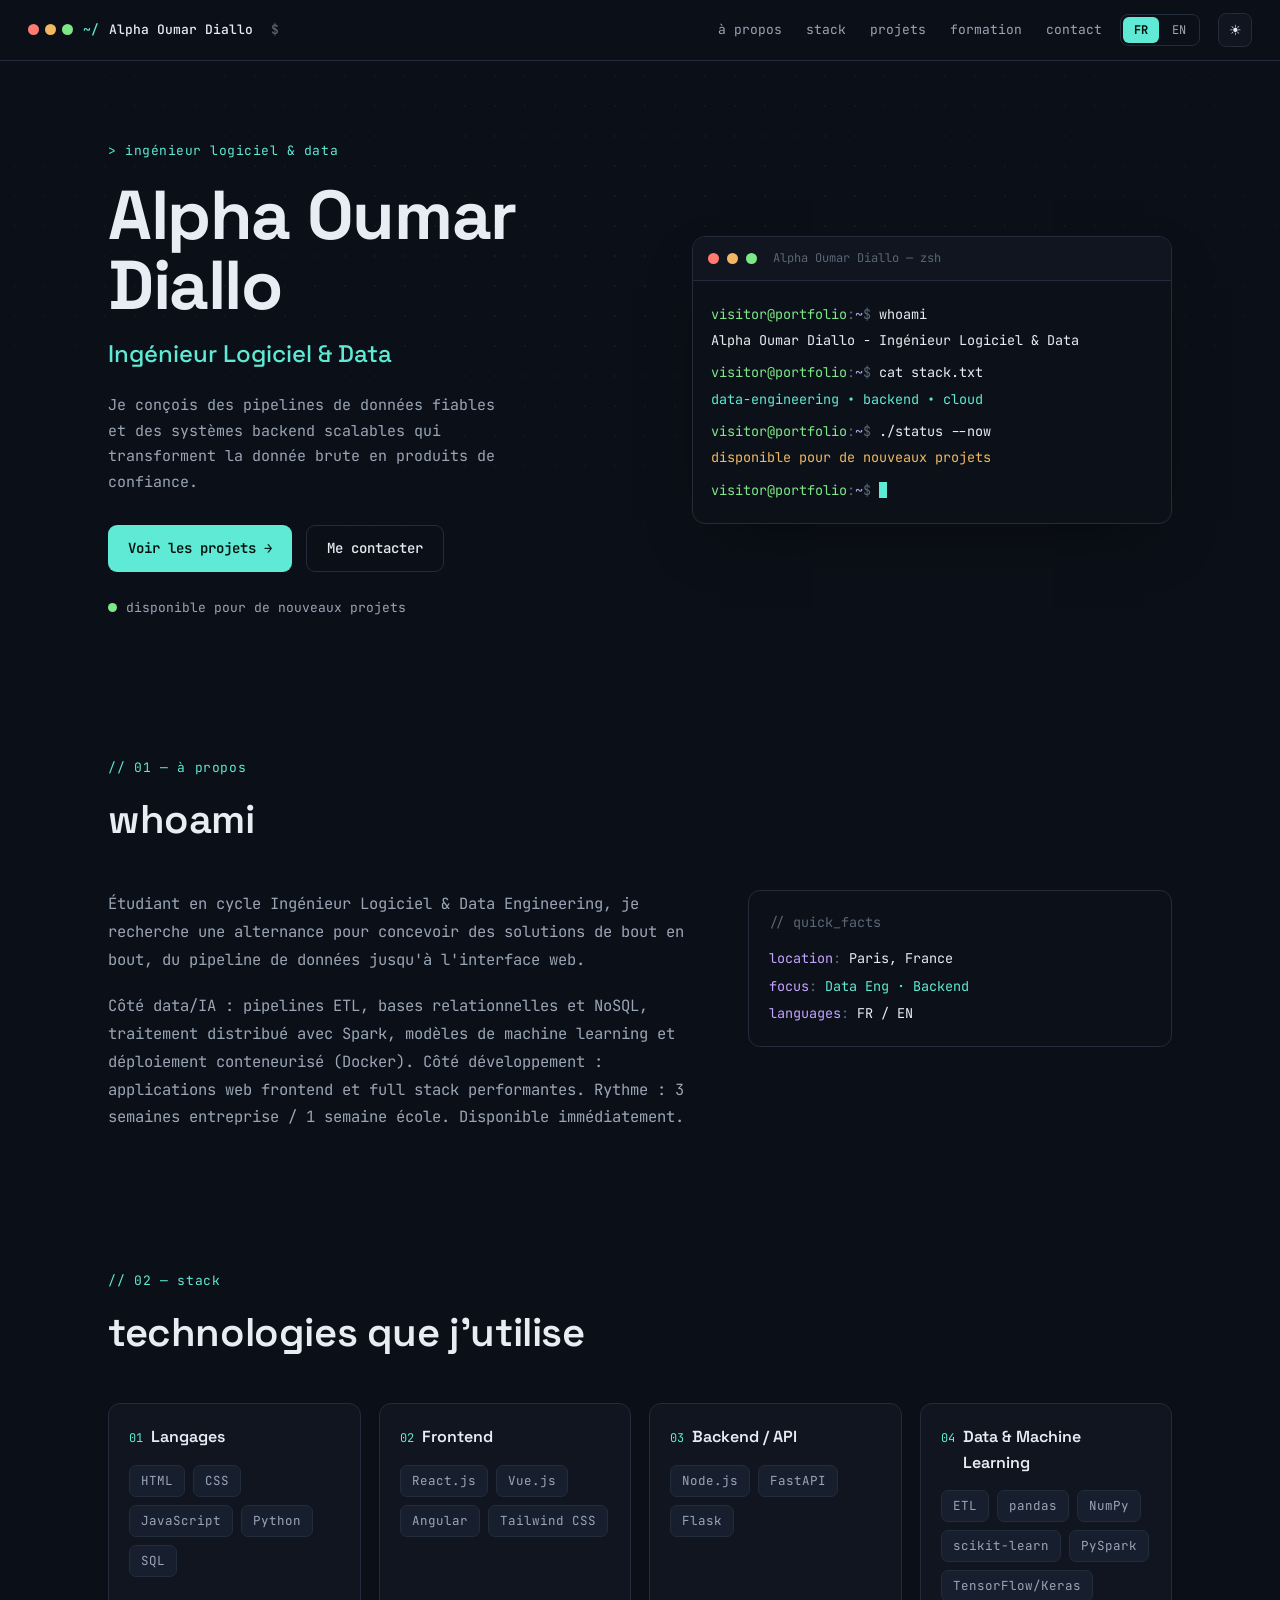
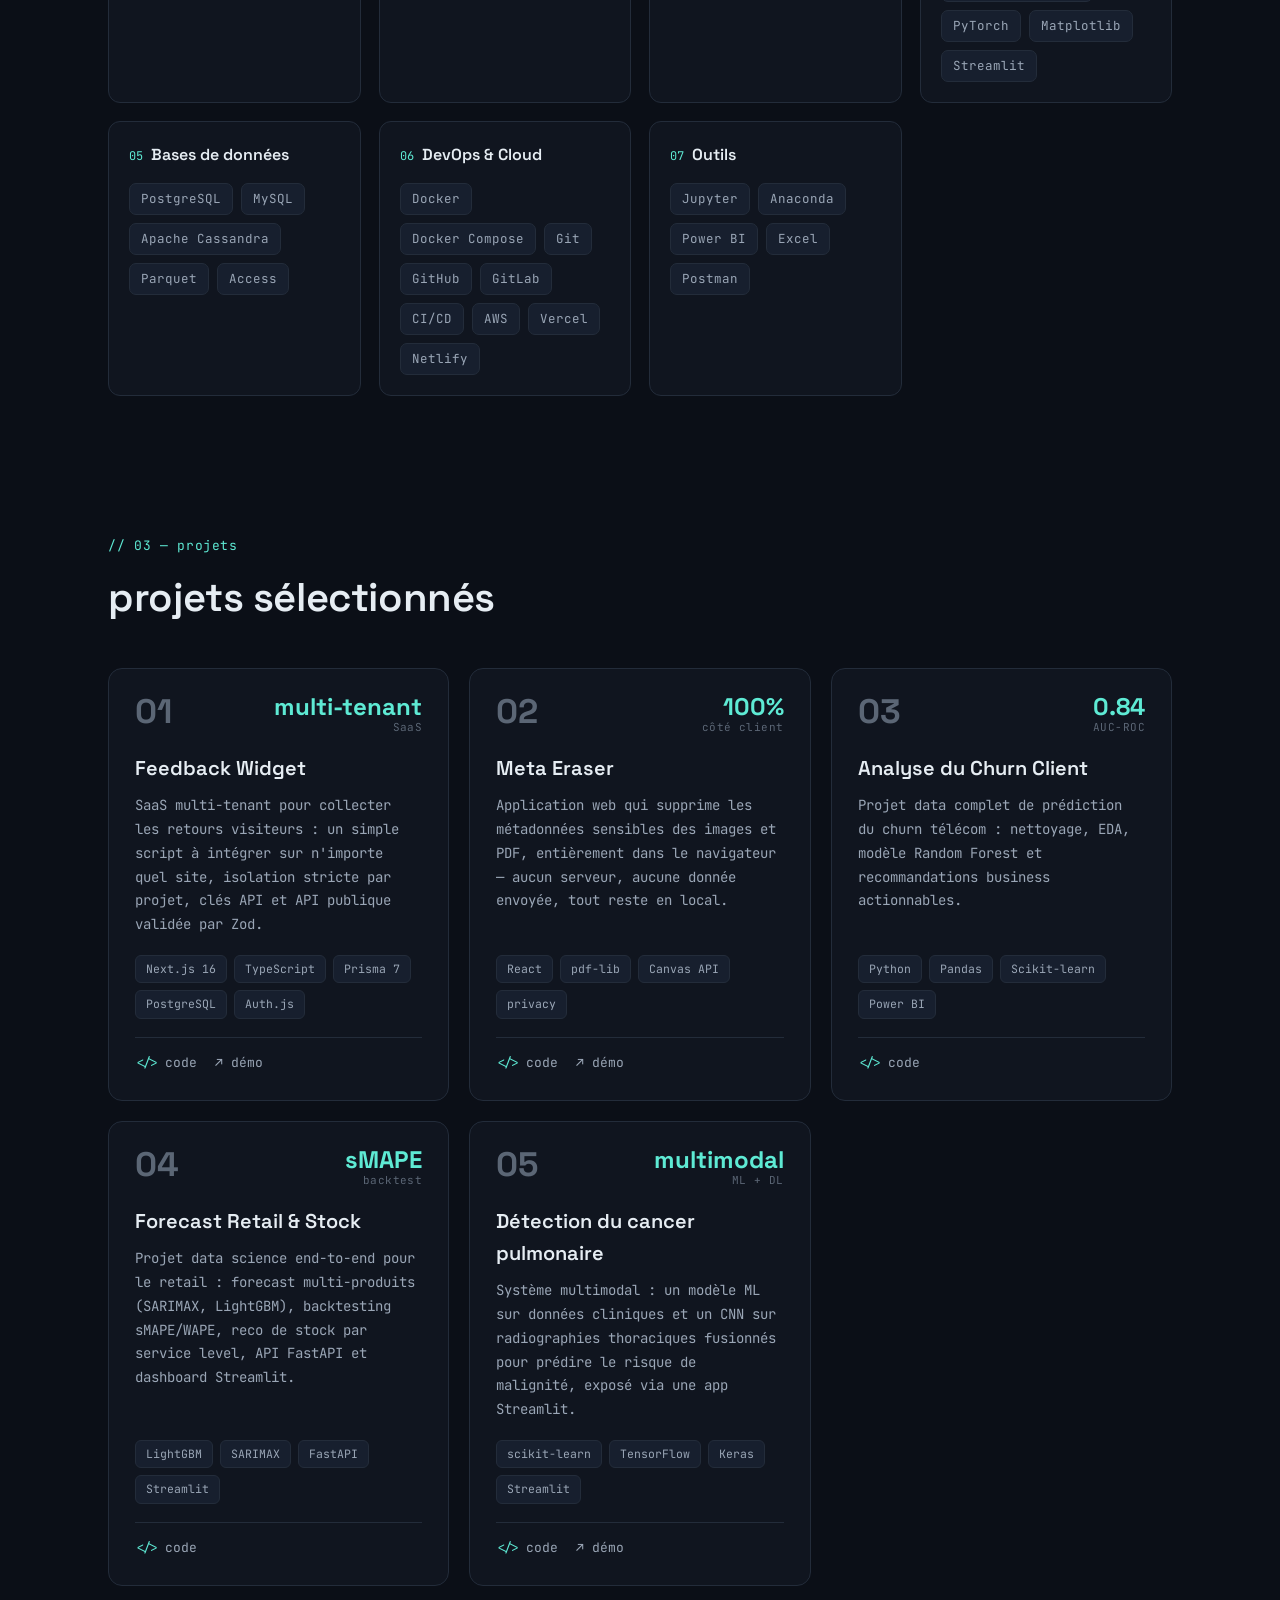
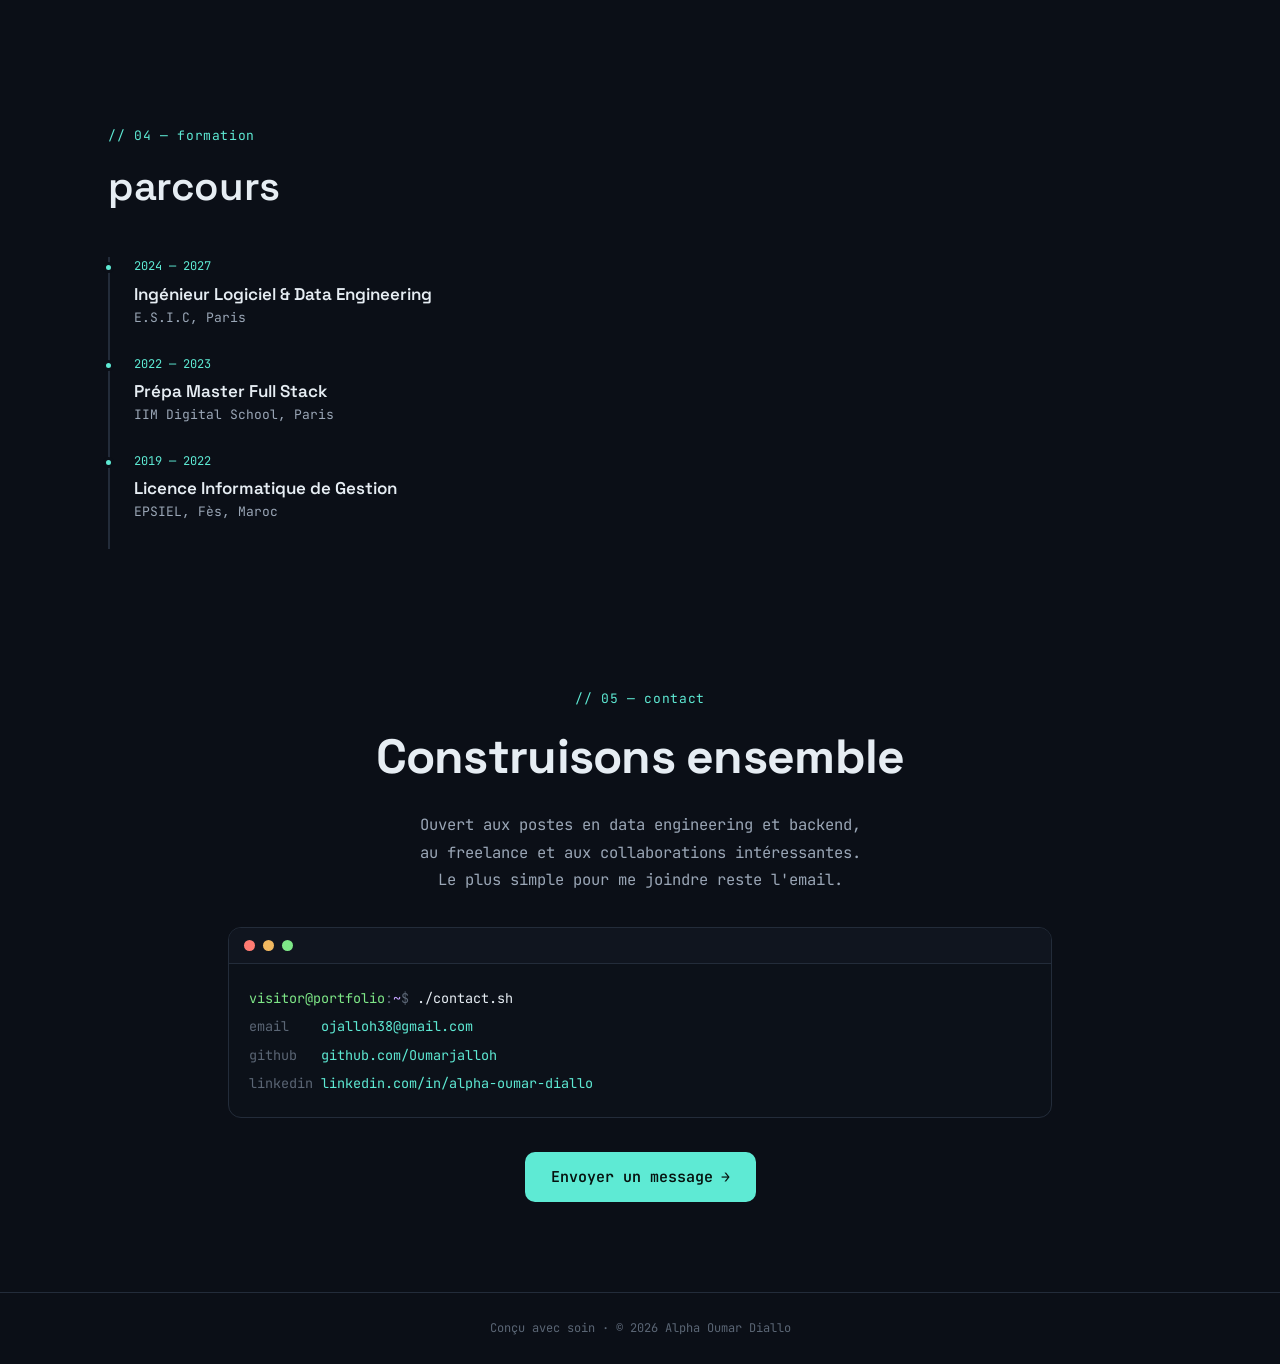
<file: index.html>
<!DOCTYPE html>
<html lang="fr" data-theme="dark">
<head>
  <meta charset="utf-8">
  <meta name="viewport" content="width=device-width, initial-scale=1">
  <title>Alpha Oumar Diallo — Software & Data Engineer</title>
  <link rel="preconnect" href="https://fonts.googleapis.com">
  <link rel="preconnect" href="https://fonts.gstatic.com" crossorigin>
  <link href="https://fonts.googleapis.com/css2?family=Space+Grotesk:wght@400;500;600;700&family=JetBrains+Mono:wght@400;500;700&display=swap" rel="stylesheet">
  <link rel="stylesheet" href="styles.css">
</head>
<body>
  <div id="top" class="shell">

    <!-- ===== Nav ===== -->
    <nav class="nav">
      <a href="#top" class="nav-brand">
        <span class="nav-brand__dots">
          <span class="nav-brand__dot dot--red"></span>
          <span class="nav-brand__dot dot--amber"></span>
          <span class="nav-brand__dot dot--green"></span>
        </span>
        <span class="nav-brand__tilde">~/</span><span>Alpha Oumar Diallo</span><span class="nav-brand__dollar">&nbsp;$</span>
      </a>
      <div class="nav-actions">
        <span class="nav-links">
          <a href="#about" class="nav-link" data-i18n="navAbout"></a>
          <a href="#stack" class="nav-link" data-i18n="navStack"></a>
          <a href="#projects" class="nav-link" data-i18n="navProjects"></a>
          <a href="#education" class="nav-link" data-i18n="navEdu"></a>
          <a href="#contact" class="nav-link" data-i18n="navContact"></a>
        </span>
        <span class="lang-switch">
          <button type="button" id="lang-fr" class="lang-btn">FR</button>
          <button type="button" id="lang-en" class="lang-btn">EN</button>
        </span>
        <button type="button" id="theme-toggle" class="theme-toggle" aria-label="toggle theme">☀</button>
      </div>
    </nav>

    <!-- ===== Hero ===== -->
    <section class="hero-section">
      <div class="hero-bg"></div>
      <div class="page hero-grid" style="padding-top:0;padding-bottom:0">
        <div>
          <div class="hero-kicker" data-i18n="heroKicker"></div>
          <h1 class="hero-title">Alpha Oumar Diallo</h1>
          <div class="hero-role" data-i18n="heroRole"></div>
          <p class="hero-tagline" data-i18n="heroTagline"></p>
          <div class="hero-actions">
            <a href="#projects" class="btn btn--primary"><span data-i18n="heroCta1"></span> <span>→</span></a>
            <a href="#contact" class="btn btn--ghost" data-i18n="heroCta2"></a>
          </div>
          <div class="hero-status">
            <span class="hero-status-dot"></span><span data-i18n="heroStatus"></span>
          </div>
        </div>

        <div class="panel terminal-card">
          <div class="terminal-bar">
            <span class="dot dot--red"></span>
            <span class="dot dot--amber"></span>
            <span class="dot dot--green"></span>
            <span class="terminal-title">Alpha Oumar Diallo — zsh</span>
          </div>
          <div class="terminal-body">
            <div><span class="t-green">visitor@portfolio</span><span class="t-faint">:</span><span class="t-purple">~</span><span class="t-faint">$</span> whoami</div>
            <div class="t-text term-out" data-i18n="whoamiOut"></div>
            <div><span class="t-green">visitor@portfolio</span><span class="t-faint">:</span><span class="t-purple">~</span><span class="t-faint">$</span> cat stack.txt</div>
            <div class="t-accent term-out">data-engineering • backend • cloud</div>
            <div><span class="t-green">visitor@portfolio</span><span class="t-faint">:</span><span class="t-purple">~</span><span class="t-faint">$</span> ./status --now</div>
            <div class="t-amber term-out" data-i18n="heroStatus"></div>
            <div><span class="t-green">visitor@portfolio</span><span class="t-faint">:</span><span class="t-purple">~</span><span class="t-faint">$</span> <span class="term-cursor"></span></div>
          </div>
        </div>
      </div>
    </section>

    <!-- ===== About ===== -->
    <section id="about" class="page">
      <div class="section-title">
        <div class="section-kicker">// 01 — <span data-i18n="aboutLabel"></span></div>
        <h2 class="section-heading" data-i18n="aboutHeading"></h2>
      </div>
      <div class="about-grid">
        <div class="about-text">
          <p class="about-p" data-i18n="aboutP1"></p>
          <p class="about-p" data-i18n="aboutP2"></p>
        </div>
        <div class="facts">
          <div class="facts-comment">// quick_facts</div>
          <div><span class="fact-key">location</span><span class="fact-colon">:</span> <span class="fact-val" data-i18n="factLocation"></span></div>
          <div><span class="fact-key">focus</span><span class="fact-colon">:</span> <span class="fact-val--accent" data-i18n="factFocus"></span></div>
          <div><span class="fact-key">languages</span><span class="fact-colon">:</span> <span class="fact-val" data-i18n="factLangs"></span></div>
        </div>
      </div>
    </section>

    <!-- ===== Stack ===== -->
    <section id="stack" class="page">
      <div class="section-title">
        <div class="section-kicker">// 02 — <span data-i18n="stackLabel"></span></div>
        <h2 class="section-heading" data-i18n="stackHeading"></h2>
      </div>
      <div id="stack-grid" class="stack-grid"></div>
    </section>

    <!-- ===== Projects ===== -->
    <section id="projects" class="page">
      <div class="section-title">
        <div class="section-kicker">// 03 — <span data-i18n="projectsLabel"></span></div>
        <h2 class="section-heading" data-i18n="projectsHeading"></h2>
      </div>
      <div id="projects-grid" class="projects-grid"></div>
    </section>

    <!-- ===== Education ===== -->
    <section id="education" class="page">
      <div class="section-title">
        <div class="section-kicker">// 04 — <span data-i18n="eduLabel"></span></div>
        <h2 class="section-heading" data-i18n="eduHeading"></h2>
      </div>
      <div id="education-timeline" class="timeline"></div>
    </section>

    <!-- ===== Contact ===== -->
    <section id="contact" class="page page--tight contact-section">
      <div class="section-kicker" style="margin-bottom:9px">// 05 — <span data-i18n="contactLabel"></span></div>
      <h2 class="section-heading section-heading--large" data-i18n="contactHeading"></h2>
      <p class="contact-p" data-i18n="contactP"></p>
      <div class="contact-card">
        <div class="terminal-bar">
          <span class="dot dot--red"></span>
          <span class="dot dot--amber"></span>
          <span class="dot dot--green"></span>
        </div>
        <div class="contact-body">
          <div><span class="t-green">visitor@portfolio</span><span class="t-faint">:</span><span class="t-purple">~</span><span class="t-faint">$</span> ./contact.sh</div>
          <div class="contact-row"><span class="contact-label">email&nbsp;&nbsp;&nbsp;</span> <a href="mailto:ojalloh38@gmail.com">ojalloh38@gmail.com</a></div>
          <div class="contact-row"><span class="contact-label">github&nbsp;&nbsp;</span> <a href="https://github.com/Oumarjalloh" target="_blank" rel="noopener">github.com/Oumarjalloh</a></div>
          <div class="contact-row"><span class="contact-label">linkedin</span> <a href="https://www.linkedin.com/in/alpha-oumar-diallo-35835a254/" target="_blank" rel="noopener">linkedin.com/in/alpha-oumar-diallo</a></div>
        </div>
      </div>
      <a href="mailto:ojalloh38@gmail.com" class="btn btn--primary contact-cta"><span data-i18n="contactCta"></span> <span>→</span></a>
    </section>

    <footer class="footer" data-i18n="footer"></footer>

  </div>

  <script src="script.js"></script>
</body>
</html>
</file>
<file: styles.css>
/* ===== Theme variables ===== */
:root,
html[data-theme="dark"] {
  --bg: #0b0f17;
  --bg-elev: #10151f;
  --bg-elev2: #171f2e;
  --border: #232c3a;
  --text: #e6edf3;
  --dim: #9aa6b6;
  --faint: #5b6675;
  --green: #7ee787;
  --purple: #c4a3ff;
  --amber: #f0b860;
  --red: #ff7b72;
  --codebg: #0c1119;
  --accent: #5eead4;
  --on-accent: #06120f;
}

html[data-theme="light"] {
  --bg: #f1f2ef;
  --bg-elev: #ffffff;
  --bg-elev2: #f7f8f5;
  --border: #e3e6e2;
  --text: #1b2026;
  --dim: #5a636e;
  --faint: #9aa2ac;
  --green: #1a7f37;
  --purple: #8250df;
  --amber: #9a6700;
  --red: #cf222e;
  --codebg: #f6f7f4;
  --accent: rgb(55, 136, 123);
  --on-accent: #ffffff;
}

/* ===== Base ===== */
* { box-sizing: border-box; }
html { scroll-behavior: smooth; }
body { margin: 0; }

a, button {
  transition: color .2s, background-color .2s, border-color .2s, transform .2s;
}

.shell {
  min-height: 100vh;
  font-family: 'JetBrains Mono', ui-monospace, monospace;
  background: var(--bg);
  color: var(--text);
  transition: background .35s ease, color .35s ease;
  -webkit-font-smoothing: antialiased;
  line-height: 1.6;
}

.page {
  max-width: 1120px;
  margin: 0 auto;
  padding: 70px 28px;
  scroll-margin-top: 70px;
}
.page--tight { max-width: 880px; padding: 70px 28px 90px; }

::selection { background: rgba(94, 234, 212, .28); }

/* ===== Nav ===== */
.nav {
  position: sticky;
  top: 0;
  z-index: 50;
  display: flex;
  align-items: center;
  justify-content: space-between;
  gap: 16px;
  padding: 13px 28px;
  background: var(--bg);
  border-bottom: 1px solid var(--border);
  backdrop-filter: blur(10px);
  font-size: 13px;
}
.nav-brand {
  display: flex;
  align-items: center;
  gap: 10px;
  text-decoration: none;
  color: var(--text);
  font-weight: 500;
}
.nav-brand__dots { display: flex; gap: 6px; align-items: center; }
.nav-brand__dot { width: 11px; height: 11px; border-radius: 50%; }
.nav-brand__tilde { color: var(--accent); }
.nav-brand__dollar { color: var(--faint); }
.nav-link {
  display: inline-block;
  text-decoration: none;
  color: var(--dim);
  transition: color .2s;
}
.nav-link:hover { color: var(--accent); }
.nav-actions { display: flex; align-items: center; gap: 18px; font-size: 13px; }
.nav-links { display: flex; align-items: center; gap: 24px; }
.lang-switch {
  display: flex;
  border: 1px solid var(--border);
  border-radius: 8px;
  padding: 2px;
  gap: 2px;
}
.lang-btn {
  appearance: none;
  border: none;
  cursor: pointer;
  font-family: 'JetBrains Mono', monospace;
  font-size: 12px;
  padding: 5px 11px;
  border-radius: 6px;
  background: transparent;
  color: var(--dim);
  transition: all .2s;
}
.lang-btn--active {
  background: var(--accent);
  color: var(--on-accent);
  font-weight: 700;
}
.theme-toggle {
  appearance: none;
  cursor: pointer;
  width: 34px;
  height: 34px;
  border-radius: 8px;
  border: 1px solid var(--border);
  background: var(--bg-elev);
  color: var(--text);
  font-size: 14px;
  display: flex;
  align-items: center;
  justify-content: center;
  transition: all .2s;
}
.theme-toggle:hover { border-color: var(--accent); color: var(--accent); }

/* ===== Hero ===== */
.hero-section { position: relative; padding: 80px 28px 70px; }
.hero-bg {
  position: absolute;
  inset: 0;
  background-image: radial-gradient(var(--border) 1px, transparent 1px);
  background-size: 30px 30px;
  opacity: .45;
  mask-image: radial-gradient(ellipse 80% 60% at 50% 30%, #000, transparent);
  -webkit-mask-image: radial-gradient(ellipse 80% 60% at 50% 30%, #000, transparent);
  pointer-events: none;
}
.hero-grid {
  position: relative;
  display: grid;
  grid-template-columns: 1.05fr .95fr;
  gap: 54px;
  align-items: center;
}
.hero-kicker {
  font-size: 13px;
  color: var(--accent);
  letter-spacing: .04em;
  margin-bottom: 18px;
}
.hero-title {
  font-family: 'Space Grotesk', sans-serif;
  font-weight: 700;
  font-size: clamp(42px, 5.4vw, 70px);
  line-height: 1.02;
  letter-spacing: -.02em;
  margin: 0 0 14px;
}
.hero-role {
  font-family: 'Space Grotesk', sans-serif;
  font-size: clamp(18px, 2.2vw, 24px);
  font-weight: 500;
  color: var(--accent);
  margin-bottom: 20px;
}
.hero-tagline {
  font-size: 15px;
  color: var(--dim);
  max-width: 44ch;
  margin: 0 0 30px;
  line-height: 1.7;
}
.hero-actions { display: flex; gap: 14px; flex-wrap: wrap; margin-bottom: 26px; }
.hero-actions a:hover { transform: translateY(-2px); }
.btn {
  display: inline-flex;
  align-items: center;
  gap: 8px;
  text-decoration: none;
  font-size: 14px;
  padding: 11px 20px;
  border-radius: 9px;
  transition: all .2s;
}
.btn--primary { font-weight: 600; background: var(--accent); color: var(--on-accent); }
.btn--ghost { font-weight: 500; background: transparent; color: var(--text); border: 1px solid var(--border); }
.btn--ghost:hover { border-color: var(--accent); color: var(--accent); }
.hero-status {
  display: flex;
  align-items: center;
  gap: 9px;
  font-size: 13px;
  color: var(--dim);
}
.hero-status-dot {
  width: 9px;
  height: 9px;
  border-radius: 50%;
  background: var(--green);
  animation: pulse 2.4s ease-in-out infinite;
}

/* ===== Terminal card ===== */
.panel { border: 1px solid var(--border); border-radius: 12px; background: var(--codebg); }
.terminal-card { overflow: hidden; border-radius: 13px; box-shadow: 0 24px 60px -28px rgba(0, 0, 0, .5); }
.terminal-bar {
  display: flex;
  align-items: center;
  gap: 8px;
  padding: 12px 15px;
  background: var(--bg-elev);
  border-bottom: 1px solid var(--border);
}
.dot { width: 11px; height: 11px; border-radius: 50%; }
.dot--red { background: var(--red); }
.dot--amber { background: var(--amber); }
.dot--green { background: var(--green); }
.terminal-title { margin-left: 8px; font-size: 12px; color: var(--faint); }
.terminal-body { padding: 20px 18px; font-size: 13.5px; line-height: 1.95; }
.t-green { color: var(--green); }
.t-faint { color: var(--faint); }
.t-purple { color: var(--purple); }
.t-accent { color: var(--accent); }
.t-amber { color: var(--amber); }
.t-text { color: var(--text); }
.term-out { margin-bottom: 6px; }
.term-cursor {
  display: inline-block;
  width: 8px;
  height: 16px;
  background: var(--accent);
  vertical-align: -3px;
  animation: blink 1.1s step-end infinite;
}

/* ===== Section titles ===== */
.section-title { margin-bottom: 38px; }
.section-kicker { font-size: 13px; color: var(--accent); letter-spacing: .05em; }
.section-heading {
  font-family: 'Space Grotesk', sans-serif;
  font-size: clamp(28px, 4vw, 40px);
  font-weight: 600;
  margin: 9px 0 0;
  letter-spacing: -.01em;
}
.section-heading--large {
  font-size: clamp(30px, 5vw, 48px);
  font-weight: 700;
  margin: 0 0 16px;
  letter-spacing: -.015em;
}

/* ===== About ===== */
.about-grid { display: grid; grid-template-columns: 1.4fr 1fr; gap: 46px; align-items: start; }
.about-p { font-size: 15.5px; color: var(--dim); line-height: 1.8; margin: 0 0 18px; }
.about-p:last-child { margin-bottom: 0; }
.facts {
  border: 1px solid var(--border);
  border-radius: 12px;
  background: var(--codebg);
  padding: 18px 20px;
  font-size: 13.5px;
  line-height: 2.05;
}
.facts-comment { color: var(--faint); margin-bottom: 8px; }
.fact-key { color: var(--purple); }
.fact-colon { color: var(--faint); }
.fact-val { color: var(--text); }
.fact-val--accent { color: var(--accent); }

/* ===== Stack ===== */
.stack-grid { display: grid; grid-template-columns: repeat(auto-fit, minmax(240px, 1fr)); gap: 18px; }
.card {
  border: 1px solid var(--border);
  border-radius: 12px;
  background: var(--bg-elev);
  padding: 20px;
  transition: border-color .2s;
}
.card:hover { border-color: var(--accent); }
.card-head { display: flex; align-items: baseline; gap: 8px; margin-bottom: 15px; }
.card-num { color: var(--accent); font-size: 12px; }
.card-title { font-family: 'Space Grotesk', sans-serif; font-size: 16px; font-weight: 600; color: var(--text); }
.pills { display: flex; flex-wrap: wrap; gap: 8px; }
.pill {
  font-size: 12.5px;
  padding: 5px 11px;
  border-radius: 7px;
  background: var(--bg-elev2);
  border: 1px solid var(--border);
  color: var(--dim);
}
.pill--sm { font-size: 11.5px; padding: 4px 10px; border-radius: 6px; }

/* ===== Projects ===== */
.projects-grid { display: grid; grid-template-columns: repeat(auto-fit, minmax(330px, 1fr)); gap: 20px; }
.project-card {
  display: flex;
  flex-direction: column;
  border: 1px solid var(--border);
  border-radius: 14px;
  background: var(--bg-elev);
  padding: 26px;
  transition: transform .25s ease, border-color .25s ease, box-shadow .25s ease;
}
.project-card:hover {
  transform: translateY(-5px);
  border-color: var(--accent);
  box-shadow: 0 20px 44px -26px rgba(0, 0, 0, .55);
}
.project-top { display: flex; justify-content: space-between; align-items: flex-start; margin-bottom: 16px; }
.project-num { font-family: 'Space Grotesk', sans-serif; font-size: 34px; font-weight: 700; color: var(--faint); line-height: 1; }
.project-metric { text-align: right; }
.project-metric-val { font-family: 'Space Grotesk', sans-serif; font-size: 24px; font-weight: 700; color: var(--accent); line-height: 1; }
.project-metric-label { font-size: 11px; color: var(--faint); letter-spacing: .04em; }
.project-name { font-family: 'Space Grotesk', sans-serif; font-size: 20px; font-weight: 600; margin: 0 0 10px; color: var(--text); }
.project-blurb { font-size: 14px; color: var(--dim); line-height: 1.7; margin: 0 0 18px; flex: 1; }
.project-tags { margin-bottom: 18px; gap: 7px; }
.project-links {
  display: flex;
  gap: 18px;
  font-size: 13px;
  border-top: 1px solid var(--border);
  padding-top: 15px;
}
.project-link {
  text-decoration: none;
  color: var(--dim);
  display: inline-flex;
  align-items: center;
  gap: 6px;
  transition: color .2s;
}
.project-link:hover { color: var(--accent); }

/* ===== Education ===== */
.timeline { display: flex; flex-direction: column; border-left: 2px solid var(--border); padding-left: 24px; }
.timeline-item { position: relative; padding-bottom: 26px; }
.timeline-dot {
  position: absolute;
  left: -31px;
  top: 5px;
  width: 11px;
  height: 11px;
  border-radius: 50%;
  background: var(--accent);
  border: 3px solid var(--bg);
}
.timeline-period { font-size: 12px; color: var(--accent); margin-bottom: 4px; }
.timeline-degree { font-family: 'Space Grotesk', sans-serif; font-size: 17px; font-weight: 600; color: var(--text); }
.timeline-school { font-size: 13px; color: var(--dim); }

/* ===== Contact ===== */
.contact-section { text-align: center; }
.contact-p { font-size: 15.5px; color: var(--dim); max-width: 50ch; margin: 0 auto 34px; line-height: 1.75; }
.contact-card {
  text-align: left;
  border: 1px solid var(--border);
  border-radius: 13px;
  background: var(--codebg);
  overflow: hidden;
  margin-bottom: 34px;
}
.contact-body { padding: 20px; font-size: 13.5px; line-height: 2.1; }
.contact-row .contact-label { color: var(--faint); white-space: pre; }
.contact-row a { color: var(--accent); text-decoration: none; }
.contact-cta { font-size: 15px; padding: 13px 26px; border-radius: 10px; }

/* ===== Footer ===== */
.footer {
  border-top: 1px solid var(--border);
  padding: 26px;
  text-align: center;
  font-size: 12px;
  color: var(--faint);
}

/* ===== Animations ===== */
@keyframes blink { 0%, 49% { opacity: 1; } 50%, 100% { opacity: 0; } }
@keyframes pulse { 0%, 100% { opacity: 1; } 50% { opacity: .35; } }

/* ===== Responsive ===== */
@media (max-width: 960px) {
  .hero-grid, .about-grid { grid-template-columns: 1fr; gap: 32px; }
  .nav-links { display: none; }
}
@media (max-width: 780px) {
  .page { padding: 56px 20px; }
  .hero-section { padding: 56px 20px; }
  .nav { padding: 14px 18px; flex-wrap: wrap; gap: 12px; }
  .nav-actions { width: 100%; justify-content: space-between; flex-wrap: wrap; }
  .hero-actions { flex-direction: column; align-items: stretch; }
  .hero-actions a { width: 100%; justify-content: center; }
  .terminal-body { font-size: 12px; line-height: 1.7; word-break: break-word; }
}
@media (max-width: 560px) {
  .page { padding: 56px 16px; }
  .hero-section { padding: 56px 16px; }
  .nav { padding: 14px 16px; }
  .nav-actions { gap: 10px; }
  .hero-title { font-size: clamp(32px, 10vw, 44px); }
  .section-heading { font-size: clamp(24px, 8vw, 32px); }
  .terminal-bar { padding: 10px 12px; }
}
</file>
